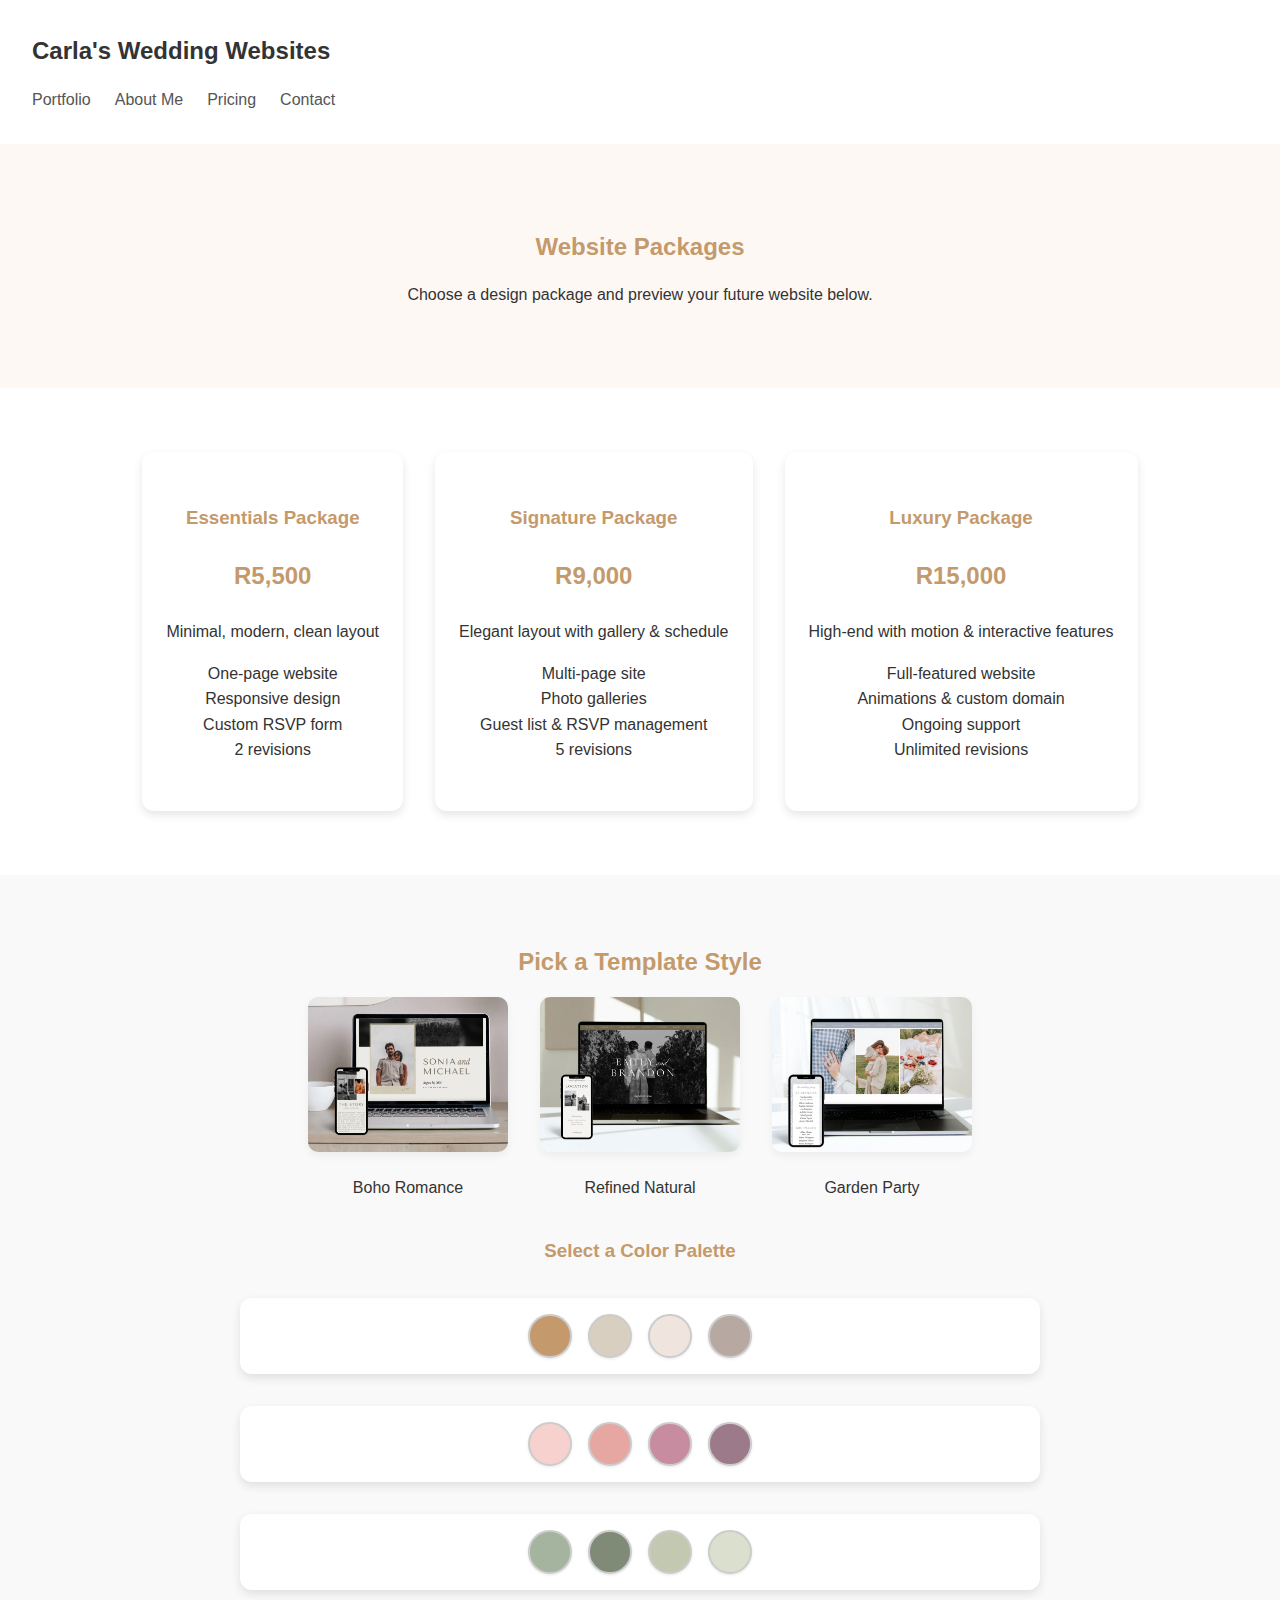
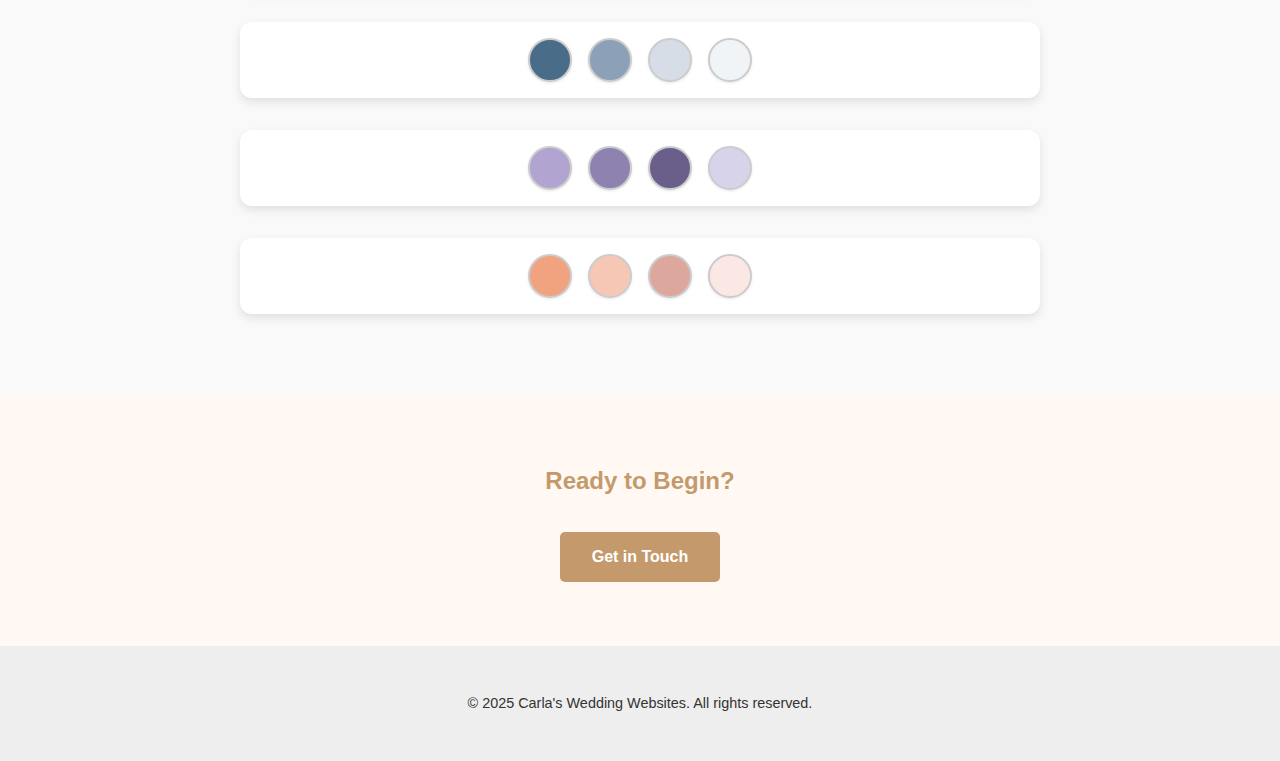
<file: pricing.html>
<!DOCTYPE html>
<html lang="en">
<head>
  <meta charset="UTF-8" />
  <meta name="viewport" content="width=device-width, initial-scale=1.0" />
  <title>Pricing | Carla's Wedding Websites</title>
  <link rel="stylesheet" href="style.css" />
</head>
<body>

  <header class="site-header">
    <nav>
      <h1 class="logo">Carla's<span> Wedding Websites</span></h1>
      <ul class="nav-links">
        <li><a href="index.html#portfolio">Portfolio</a></li>
        <li><a href="index.html#about">About Me</a></li>
        <li><a href="pricing.html">Pricing</a></li>
        <li><a href="contact.html">Contact</a></li>
      </ul>
    </nav>
  </header>

  <main>
    <section class="hero pricing-hero">
      <div class="hero-content">
        <h2>Website Packages</h2>
        <p>Choose a design package and preview your future website below.</p>
      </div>
    </section>

    <section class="pricing-section">
      <div class="pricing-grid">

        <div class="pricing-card">
          <h3>Essentials Package</h3>
          <p class="price">R5,500</p>
          <p>Minimal, modern, clean layout</p>
          <ul>
            <li>One-page website</li>
            <li>Responsive design</li>
            <li>Custom RSVP form</li>
            <li>2 revisions</li>
          </ul>
        </div>

        <div class="pricing-card">
          <h3>Signature Package</h3>
          <p class="price">R9,000</p>
          <p>Elegant layout with gallery & schedule</p>
          <ul>
            <li>Multi-page site</li>
            <li>Photo galleries</li>
            <li>Guest list & RSVP management</li>
            <li>5 revisions</li>
          </ul>
        </div>

        <div class="pricing-card">
          <h3>Luxury Package</h3>
          <p class="price">R15,000</p>
          <p>High-end with motion & interactive features</p>
          <ul>
            <li>Full-featured website</li>
            <li>Animations & custom domain</li>
            <li>Ongoing support</li>
            <li>Unlimited revisions</li>
          </ul>
        </div>

      </div>
    </section>

    <section class="template-picker">
      <h2>Pick a Template Style</h2>
      <div class="template-grid">
        <div class="template-option">
          <img src="Images/RusticBoho.png" alt="Rustic Boho Template" />
          <p>Boho Romance</p>
        </div>
        <div class="template-option">
          <img src="Images/RefinedNatural.png" alt="Refined Natural Template" />
          <p>Refined Natural</p>
        </div>
        <div class="template-option">
          <img src="Images/GardenParty.png" alt="Garden Party Template" />
          <p>Garden Party</p>
        </div>
      </div>

      <h3>Select a Color Palette</h3>
      <div class="color-options">

        <div class="palette-container">
          <div class="palette-row">
            <span class="color-swatch" style="background-color: #c49a6c;"></span>
            <span class="color-swatch" style="background-color: #d9cfc1;"></span>
            <span class="color-swatch" style="background-color: #f0e5de;"></span>
            <span class="color-swatch" style="background-color: #b7a9a1;"></span>
          </div>
        </div>

        <div class="palette-container">
          <div class="palette-row">
            <span class="color-swatch" style="background-color: #f7d1cd;"></span>
            <span class="color-swatch" style="background-color: #e6a6a1;"></span>
            <span class="color-swatch" style="background-color: #c88ca1;"></span>
            <span class="color-swatch" style="background-color: #9c7a89;"></span>
          </div>
        </div>

        <div class="palette-container">
          <div class="palette-row">
            <span class="color-swatch" style="background-color: #a5b49e;"></span>
            <span class="color-swatch" style="background-color: #7f8a77;"></span>
            <span class="color-swatch" style="background-color: #c3c9b0;"></span>
            <span class="color-swatch" style="background-color: #dadfce;"></span>
          </div>
        </div>

        <div class="palette-container">
          <div class="palette-row">
            <span class="color-swatch" style="background-color: #496d89;"></span>
            <span class="color-swatch" style="background-color: #8ca1b7;"></span>
            <span class="color-swatch" style="background-color: #d7dde6;"></span>
            <span class="color-swatch" style="background-color: #f0f4f7;"></span>
          </div>
        </div>

        <div class="palette-container">
          <div class="palette-row">
            <span class="color-swatch" style="background-color: #b1a4d1;"></span>
            <span class="color-swatch" style="background-color: #8e82b1;"></span>
            <span class="color-swatch" style="background-color: #6a5f8b;"></span>
            <span class="color-swatch" style="background-color: #d7d3ea;"></span>
          </div>
        </div>

        <div class="palette-container">
          <div class="palette-row">
            <span class="color-swatch" style="background-color: #f1a27f;"></span>
            <span class="color-swatch" style="background-color: #f7c7b6;"></span>
            <span class="color-swatch" style="background-color: #dca89e;"></span>
            <span class="color-swatch" style="background-color: #fbe8e5;"></span>
          </div>
        </div>

      </div>
    </section>

    <section class="cta-section">
      <h2>Ready to Begin?</h2>
      <p><a href="contact.html" class="cta-button">Get in Touch</a></p>
    </section>
  </main>

  <footer class="site-footer">
    <p>&copy; 2025 Carla's Wedding Websites. All rights reserved.</p>
  </footer>

</body>
</html>
</file>
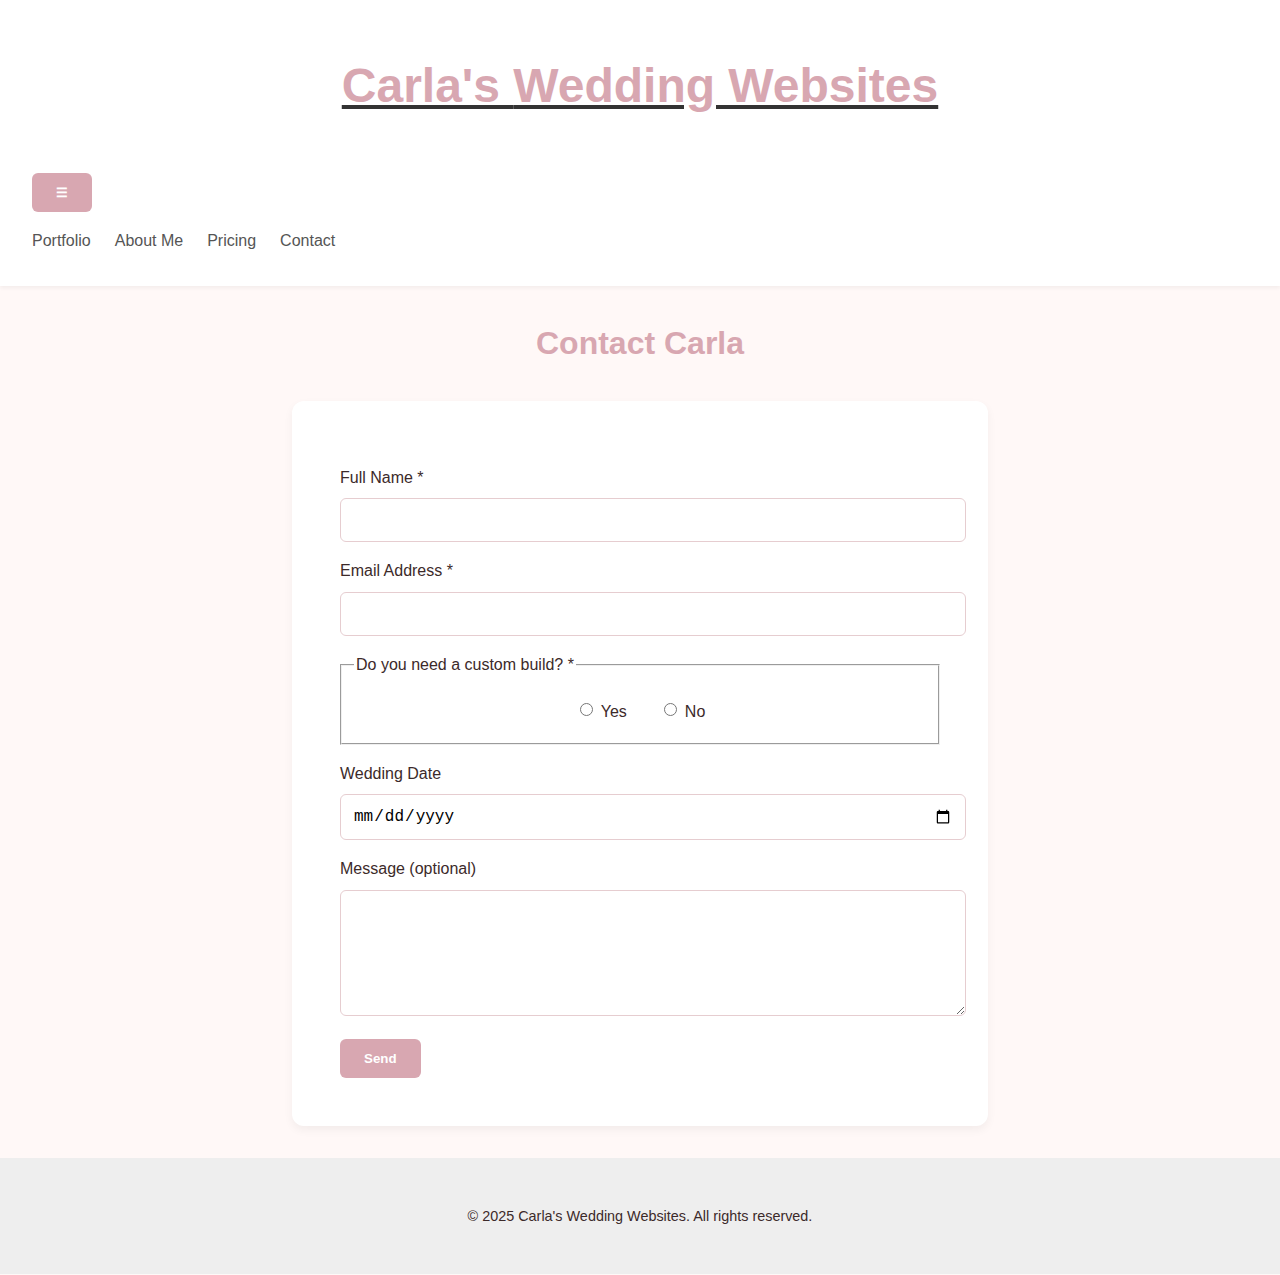
<file: contact-form/contact.html>
<!DOCTYPE html>
<html lang="en">
<head>
  <meta charset="UTF-8" />
  <meta name="viewport" content="width=device-width, initial-scale=1" />
  <title>Contact Carla | Wedding Websites</title>
  <link rel="stylesheet" href="../style.css" />
  <link rel="stylesheet" href="contact.css" />
</head>
<body>

   <header class="site-header">
  <nav>
    <a href="../index.html" class="logo"><h1>Carla's <span>Wedding Websites</span></h1></a>
    <button class="menu-toggle" aria-label="Toggle menu">&#9776;</button>
    <ul class="nav-links">
      <li><a href="../index.html#portfolio">Portfolio</a></li>
      <li><a href="../index.html#about">About Me</a></li>
      <li><a href="../pricing-page/pricing.html">Pricing</a></li>
      <li><a href="contact-form/contact.html">Contact</a></li>
    </ul>
  </nav>
</header>

  <main>
    <section class="form-section">
      <h1>Contact Carla</h1>
      <form id="custom-contact-form" novalidate>
        <label for="full-name">Full Name *</label>
        <input type="text" id="full-name" name="full-name" required pattern="[a-zA-Z]+ [a-zA-Z]+" title="Please enter both name and surname" />

        <label for="email">Email Address *</label>
        <input type="email" id="email" name="email" required />

        <fieldset class="custom-build-group" required>
          <legend>Do you need a custom build? *</legend>
          <div class="radio-option">
            <input type="radio" id="custom-yes" name="custom-build" value="Yes" required />
            <label for="custom-yes">Yes</label>
          </div>
          <div class="radio-option">
            <input type="radio" id="custom-no" name="custom-build" value="No" required />
            <label for="custom-no">No</label>
          </div>
        </fieldset>

        <label for="wedding-date">Wedding Date</label>
        <input type="date" id="wedding-date" name="wedding-date" />

        <label for="message">Message (optional)</label>
        <textarea id="message" name="message" rows="5"></textarea>

        <button type="submit">Send</button>
      </form>
    </section>
  </main>

  <!-- Modal -->
  <div id="confirmation-modal" class="modal" role="dialog" aria-modal="true" aria-labelledby="modal-title" aria-describedby="modal-desc">
    <div class="modal-content">
      <button class="close-modal" aria-label="Close modal" onclick="closeModal()">&times;</button>
      <h2 id="modal-title">Thank You!</h2>
      <p id="modal-desc">Your message has been received. Here's what you submitted:</p>
      <ul id="submission-summary"></ul>
    </div>
  </div>

  <footer class="site-footer">
    <p>&copy; 2025 Carla's Wedding Websites. All rights reserved.</p>
  </footer>

  <script src="contact.js"></script>
  <script src="../script.js"></script>
  
</body>
</html>
</file>
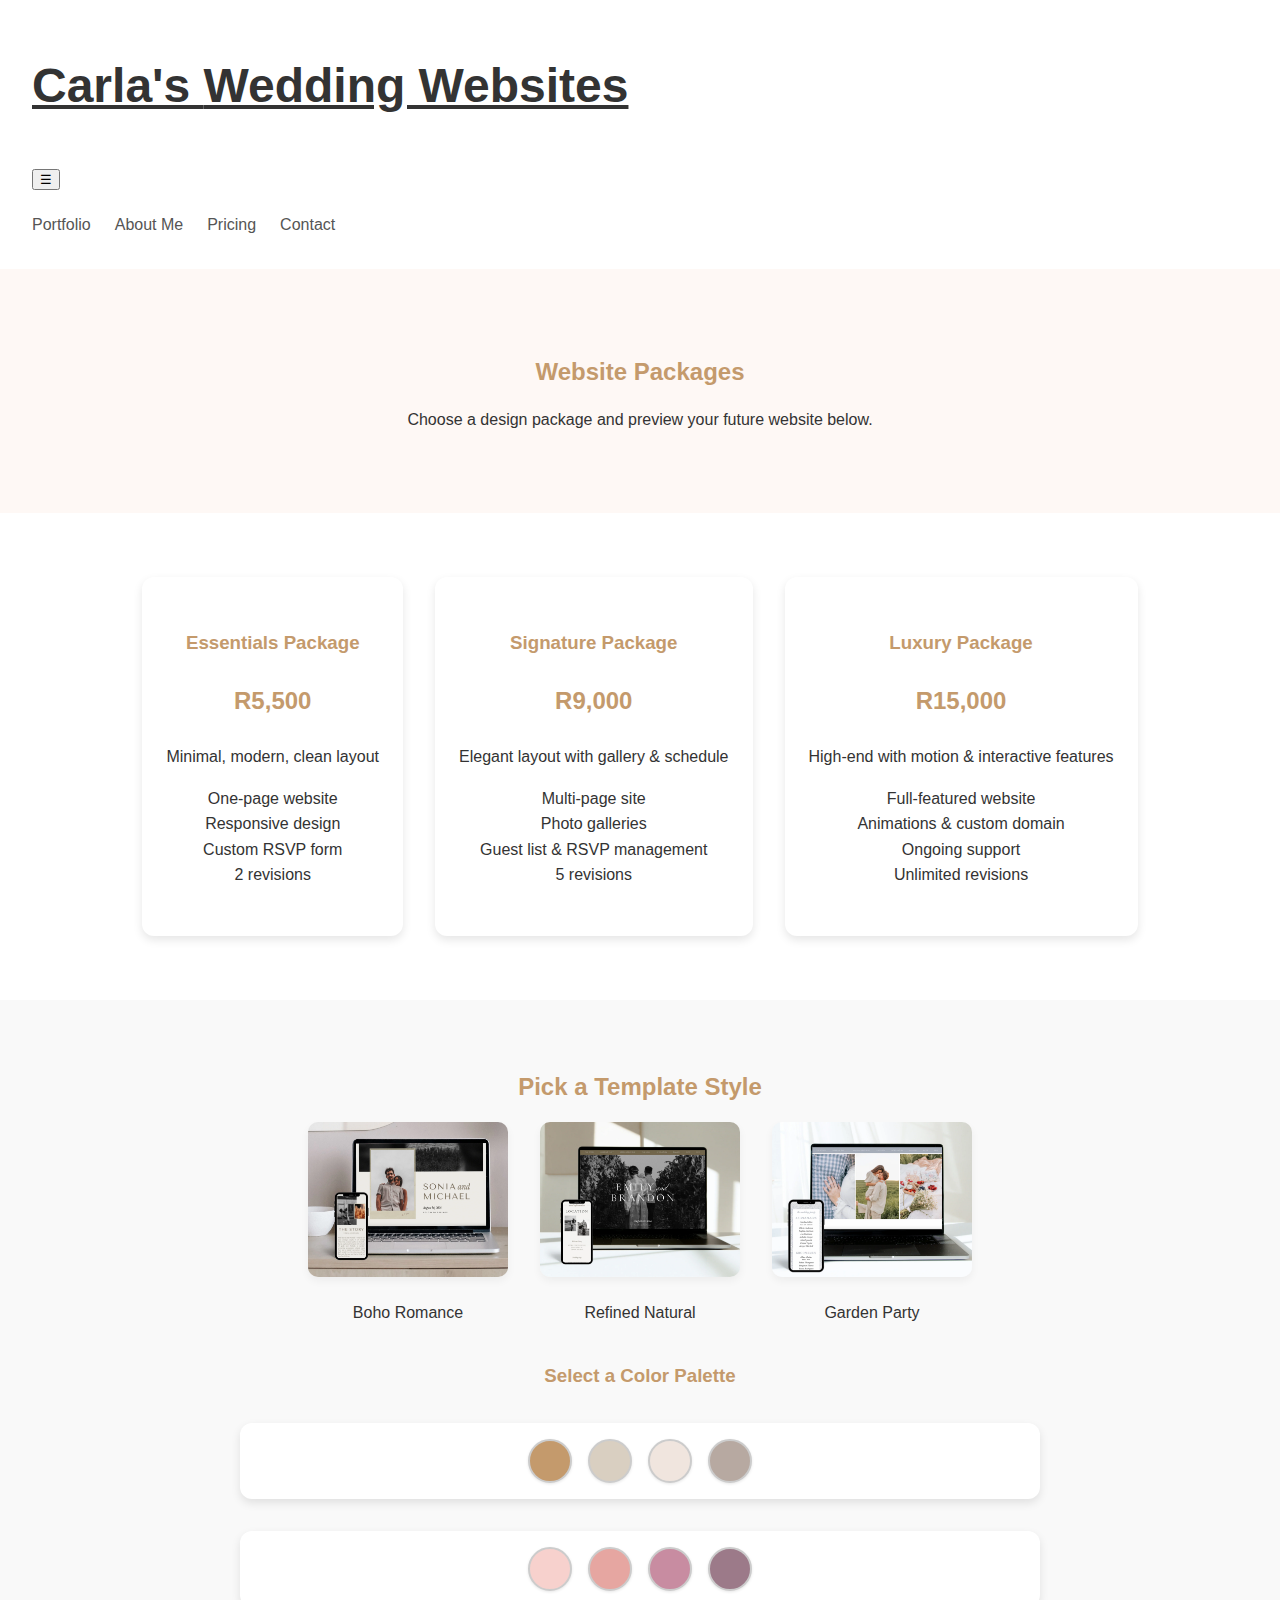
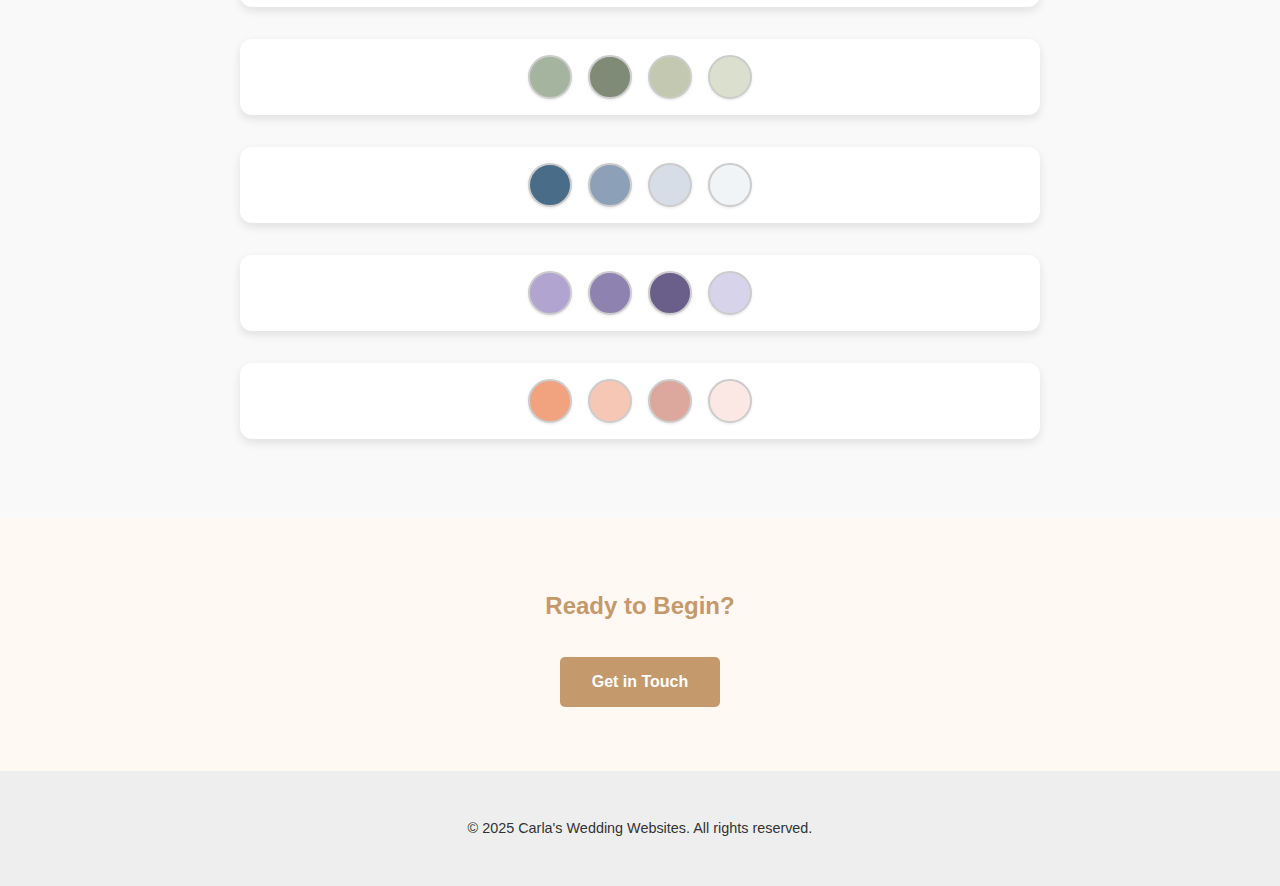
<file: pricing-page/pricing.html>
<!DOCTYPE html>
<html lang="en">
<head>
  <meta charset="UTF-8" />
  <meta name="viewport" content="width=device-width, initial-scale=1" />
  <title>Pricing | Carla's Wedding Websites</title>
  
  <!-- Shared styles for header/nav/footer, base typography -->
  <link rel="stylesheet" href="../style.css" />
  <!-- Pricing page specific styles -->
  <link rel="stylesheet" href="pricing.css" />
</head>
<body>

   <header class="site-header">
  <nav>
    <a href="../index.html" class="logo"><h1>Carla's <span>Wedding Websites</span></h1></a>
    <button class="menu-toggle" aria-label="Toggle menu">&#9776;</button>
    <ul class="nav-links">
      <li><a href="../index.html#portfolio">Portfolio</a></li>
      <li><a href="../index.html#about">About Me</a></li>
      <li><a href="pricing-page/pricing.html">Pricing</a></li>
      <li><a href="../contact-form/contact.html">Contact</a></li>
    </ul>
  </nav>
</header>

  <main>
    <section class="hero pricing-hero">
      <div class="hero-content">
        <h2>Website Packages</h2>
        <p>Choose a design package and preview your future website below.</p>
      </div>
    </section>

    <section class="pricing-section">
      <div class="pricing-grid">

        <div class="pricing-card">
          <h3>Essentials Package</h3>
          <p class="price">R5,500</p>
          <p>Minimal, modern, clean layout</p>
          <ul>
            <li>One-page website</li>
            <li>Responsive design</li>
            <li>Custom RSVP form</li>
            <li>2 revisions</li>
          </ul>
        </div>

        <div class="pricing-card">
          <h3>Signature Package</h3>
          <p class="price">R9,000</p>
          <p>Elegant layout with gallery &amp; schedule</p>
          <ul>
            <li>Multi-page site</li>
            <li>Photo galleries</li>
            <li>Guest list &amp; RSVP management</li>
            <li>5 revisions</li>
          </ul>
        </div>

        <div class="pricing-card">
          <h3>Luxury Package</h3>
          <p class="price">R15,000</p>
          <p>High-end with motion &amp; interactive features</p>
          <ul>
            <li>Full-featured website</li>
            <li>Animations &amp; custom domain</li>
            <li>Ongoing support</li>
            <li>Unlimited revisions</li>
          </ul>
        </div>

      </div>
    </section>

    <section class="template-picker">
      <h2>Pick a Template Style</h2>
      <div class="template-grid">
        <div class="template-option">
          <img src="../Images/RusticBoho.png" alt="Rustic Boho Template" />
          <p>Boho Romance</p>
        </div>
        <div class="template-option">
          <img src="../Images/RefinedNatural.png" alt="Refined Natural Template" />
          <p>Refined Natural</p>
        </div>
        <div class="template-option">
          <img src="../Images/GardenParty.png" alt="Garden Party Template" />
          <p>Garden Party</p>
        </div>
      </div>

      <h3>Select a Color Palette</h3>
      <div class="color-options">

        <div class="palette-container">
          <div class="palette-row">
            <span class="color-swatch" style="background-color: #c49a6c;"></span>
            <span class="color-swatch" style="background-color: #d9cfc1;"></span>
            <span class="color-swatch" style="background-color: #f0e5de;"></span>
            <span class="color-swatch" style="background-color: #b7a9a1;"></span>
          </div>
        </div>

        <div class="palette-container">
          <div class="palette-row">
            <span class="color-swatch" style="background-color: #f7d1cd;"></span>
            <span class="color-swatch" style="background-color: #e6a6a1;"></span>
            <span class="color-swatch" style="background-color: #c88ca1;"></span>
            <span class="color-swatch" style="background-color: #9c7a89;"></span>
          </div>
        </div>

        <div class="palette-container">
          <div class="palette-row">
            <span class="color-swatch" style="background-color: #a5b49e;"></span>
            <span class="color-swatch" style="background-color: #7f8a77;"></span>
            <span class="color-swatch" style="background-color: #c3c9b0;"></span>
            <span class="color-swatch" style="background-color: #dadfce;"></span>
          </div>
        </div>

        <div class="palette-container">
          <div class="palette-row">
            <span class="color-swatch" style="background-color: #496d89;"></span>
            <span class="color-swatch" style="background-color: #8ca1b7;"></span>
            <span class="color-swatch" style="background-color: #d7dde6;"></span>
            <span class="color-swatch" style="background-color: #f0f4f7;"></span>
          </div>
        </div>

        <div class="palette-container">
          <div class="palette-row">
            <span class="color-swatch" style="background-color: #b1a4d1;"></span>
            <span class="color-swatch" style="background-color: #8e82b1;"></span>
            <span class="color-swatch" style="background-color: #6a5f8b;"></span>
            <span class="color-swatch" style="background-color: #d7d3ea;"></span>
          </div>
        </div>

        <div class="palette-container">
          <div class="palette-row">
            <span class="color-swatch" style="background-color: #f1a27f;"></span>
            <span class="color-swatch" style="background-color: #f7c7b6;"></span>
            <span class="color-swatch" style="background-color: #dca89e;"></span>
            <span class="color-swatch" style="background-color: #fbe8e5;"></span>
          </div>
        </div>

      </div>
    </section>

    <section class="cta-section">
      <h2>Ready to Begin?</h2>
      <p><a href="../contact.html" class="cta-button">Get in Touch</a></p>
    </section>
  </main>

  <footer class="site-footer">
    <p>&copy; 2025 Carla's Wedding Websites. All rights reserved.</p>
  </footer>

 <script src="../script.js"></script>

</body>
</html>
</file>
<file: style.css>
/* General styles */
body {
  font-family: 'Helvetica Neue', sans-serif;
  margin: 0;
  padding: 0;
  line-height: 1.6;
  color: #333;
}

h2, h3 {
  color: #c49a6c;
  margin-bottom: 1rem;
}

ul {
  list-style: none;
  padding: 0;
}

/* Header */
.site-header {
  background: #fff;
  padding: 1rem 2rem;
  box-shadow: 0 2px 4px rgba(0,0,0,0.05);
}

.logo {
  font-size: 1.5rem;
  color: #333;
}

.nav-links {
  display: flex;
  gap: 1.5rem;
}

.nav-links a {
  text-decoration: none;
  color: #555;
}

/* Hero */
.pricing-hero {
  background: #fef8f5;
  padding: 4rem 2rem;
  text-align: center;
}

/* Pricing */
.pricing-section {
  padding: 4rem 2rem;
  background: #fff;
}

.pricing-grid {
  display: flex;
  flex-wrap: wrap;
  gap: 2rem;
  justify-content: center;
}

.pricing-card {
  background: #fff;
  border-radius: 12px;
  box-shadow: 0 4px 10px rgba(0,0,0,0.1);
  padding: 2rem 1.5rem;
  text-align: center;
  max-width: 320px;
  transition: transform 0.3s ease, box-shadow 0.3s ease;
}

.pricing-card:hover {
  transform: translateY(-5px);
  box-shadow: 0 6px 14px rgba(0, 0, 0, 0.15);
}

.pricing-card .price {
  font-size: 1.5rem;
  font-weight: bold;
  color: #c49a6c;
}

/* Template Section */
.template-picker {
  padding: 3rem 2rem;
  background: #f9f9f9;
  text-align: center;
}

.template-grid {
  display: flex;
  gap: 2rem;
  justify-content: center;
  flex-wrap: wrap;
  margin-top: 1rem;
}

.template-option img {
  width: 200px;
  border-radius: 10px;
  box-shadow: 0 4px 8px rgba(0,0,0,0.05);
}

/* Color Palettes */
.color-options {
  max-width: 800px;
  margin: 2rem auto;
  display: flex;
  flex-direction: column;
  gap: 2rem;
}

.palette-container {
  background-color: #fff;
  padding: 1rem 1.5rem;
  border-radius: 12px;
  box-shadow: 0 4px 10px rgba(0,0,0,0.1);
}

.palette-row {
  display: flex;
  gap: 1rem;
  justify-content: center;
}

.color-swatch {
  width: 40px;
  height: 40px;
  border-radius: 50%;
  border: 2px solid #ccc;
  cursor: pointer;
  box-shadow: 0 1px 3px rgba(0,0,0,0.1);
  transition: transform 0.2s;
}

.color-swatch:hover {
  transform: scale(1.2);
}

/* CTA */
.cta-section {
  padding: 3rem 2rem;
  text-align: center;
  background: #fff8f3;
}

.cta-button {
  display: inline-block;
  margin-top: 1rem;
  padding: 0.75rem 2rem;
  background: #c49a6c;
  color: #fff;
  border-radius: 5px;
  text-decoration: none;
  font-weight: bold;
}

/* Footer */
.site-footer {
  text-align: center;
  padding: 2rem;
  background: #eee;
  font-size: 0.9rem;
}
</file>
<file: contact-form/contact.css>
body {
  font-family: 'Helvetica Neue', sans-serif;
  background-color: #fff8f7;
  color: #3c2a2a;
  line-height: 1.6;
  margin: 0;
  padding: 0;
}

h1 {
  color: #d8a7b1;
  text-align: center;
  margin-top: 2rem;
}

form {
  max-width: 600px;
  margin: 2rem auto;
  background: #fff; /* white background */
  padding: 2rem;
  border-radius: 12px;
  box-shadow: 0 4px 10px rgba(0, 0, 0, 0.05);
}

label {
  display: block;
  margin: 1rem 0 0.5rem;
}

input,
textarea {
  width: 100%;
  padding: 0.75rem;
  border-radius: 6px;
  border: 1px solid #e6cdd0;
  font-size: 1rem;
}

textarea {
  resize: vertical;
  height: 100px;
}

.field-error {
  color: #b3261e;
  font-size: 0.9rem;
  margin-top: 0.25rem;
  display: none;
}

/* Radio options container */
.custom-build-group {
  display: flex;
  gap: 2rem;
  justify-content: center;
  margin: 1rem 0;
}

/* Each radio option */
.radio-option {
  display: flex;
  align-items: center;
}

.radio-option input[type="radio"] {
  margin-right: 0.5rem;
}

button {
  background-color: #d8a7b1;
  color: white;
  padding: 0.75rem 1.5rem;
  border: none;
  border-radius: 6px;
  cursor: pointer;
  margin-top: 1rem;
  font-weight: bold;
  transition: background-color 0.3s ease;
}

button:hover {
  background-color: #c38b95;
}

/* Modal */
.modal {
  display: none;
  position: fixed;
  z-index: 1000;
  padding-top: 100px;
  left: 0;
  top: 0;
  width: 100%;
  height: 100%;
  overflow: auto;
  background-color: rgba(0,0,0,0.5);
}

.modal-content {
  background-color: #fff;
  margin: auto;
  padding: 2rem;
  border: 1px solid #e6cdd0;
  width: 90%;
  max-width: 500px;
  border-radius: 12px;
  position: relative;
  text-align: left;
}

.close-modal {
  color: #5a4a4a;
  position: absolute;
  top: 10px;
  right: 20px;
  font-size: 1.5rem;
  cursor: pointer;
}

/* ====== Responsive ====== */

/* Tablet (≥ 768px) */
@media (min-width: 768px) {
  form {
    padding: 3rem;
  }
}

/* Mobile (≤ 767px) */
@media (max-width: 767px) {
  .custom-build-group {
    flex-direction: column;
    gap: 1rem;
    align-items: flex-start;
  }

  form {
    padding: 1.5rem;
    margin: 1.5rem;
  }
}
</file>
<file: pricing-page/pricing.css>
/* General styles */
body {
  font-family: 'Helvetica Neue', sans-serif;
  margin: 0;
  padding: 0;
  line-height: 1.6;
  color: #333;
}

h2, h3 {
  color: #c49a6c;
  margin-bottom: 1rem;
}

ul {
  list-style: none;
  padding: 0;
}

/* Header */
.site-header {
  background: #fff;
  padding: 1rem 2rem;
  box-shadow: 0 2px 4px rgba(0,0,0,0.05);
}

.logo {
  font-size: 1.5rem;
  color: #333;
}

.nav-links {
  display: flex;
  gap: 1.5rem;
}

.nav-links a {
  text-decoration: none;
  color: #555;
}

/* Hero */
.pricing-hero {
  background: #fef8f5;
  padding: 4rem 2rem;
  text-align: center;
}

/* Pricing */
.pricing-section {
  padding: 4rem 2rem;
  background: #fff;
}

.pricing-grid {
  display: flex;
  flex-wrap: wrap;
  gap: 2rem;
  justify-content: center;
}

.pricing-card {
  background: #fff;
  border-radius: 12px;
  box-shadow: 0 4px 10px rgba(0,0,0,0.1);
  padding: 2rem 1.5rem;
  text-align: center;
  max-width: 320px;
  transition: transform 0.3s ease, box-shadow 0.3s ease;
}

.pricing-card:hover {
  transform: translateY(-5px);
  box-shadow: 0 6px 14px rgba(0, 0, 0, 0.15);
}

.pricing-card .price {
  font-size: 1.5rem;
  font-weight: bold;
  color: #c49a6c;
}

/* Template Section */
.template-picker {
  padding: 3rem 2rem;
  background: #f9f9f9;
  text-align: center;
}

.template-grid {
  display: flex;
  gap: 2rem;
  justify-content: center;
  flex-wrap: wrap;
  margin-top: 1rem;
}

.template-option img {
  width: 200px;
  border-radius: 10px;
  box-shadow: 0 4px 8px rgba(0,0,0,0.05);
}

/* Color Palettes */
.color-options {
  max-width: 800px;
  margin: 2rem auto;
  display: flex;
  flex-direction: column;
  gap: 2rem;
}

.palette-container {
  background-color: #fff;
  padding: 1rem 1.5rem;
  border-radius: 12px;
  box-shadow: 0 4px 10px rgba(0,0,0,0.1);
}

.palette-row {
  display: flex;
  gap: 1rem;
  justify-content: center;
}

.color-swatch {
  width: 40px;
  height: 40px;
  border-radius: 50%;
  border: 2px solid #ccc;
  cursor: pointer;
  box-shadow: 0 1px 3px rgba(0,0,0,0.1);
  transition: transform 0.2s;
}

.color-swatch:hover {
  transform: scale(1.2);
}

/* CTA */
.cta-section {
  padding: 3rem 2rem;
  text-align: center;
  background: #fff8f3;
}

.cta-button {
  display: inline-block;
  margin-top: 1rem;
  padding: 0.75rem 2rem;
  background: #c49a6c;
  color: #fff;
  border-radius: 5px;
  text-decoration: none;
  font-weight: bold;
}

/* Footer */
.site-footer {
  text-align: center;
  padding: 2rem;
  background: #eee;
  font-size: 0.9rem;
}
</file>
